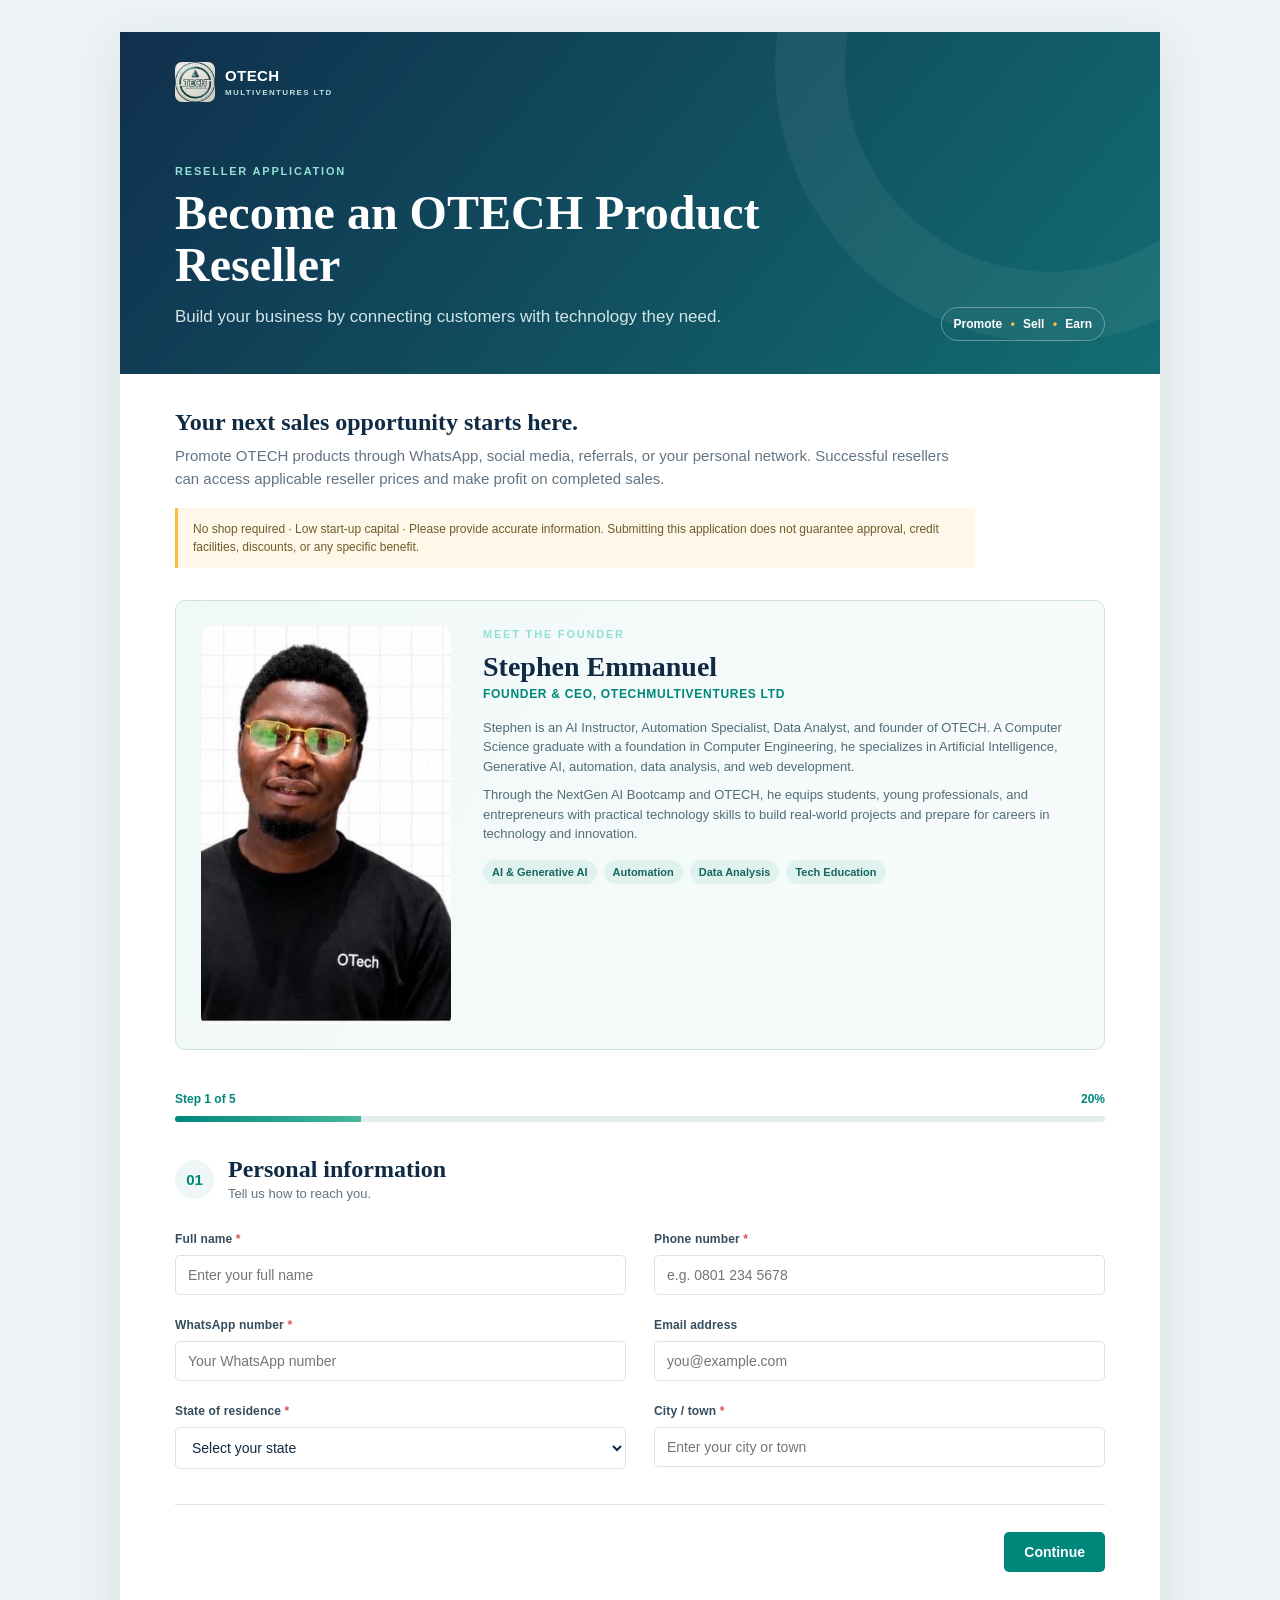
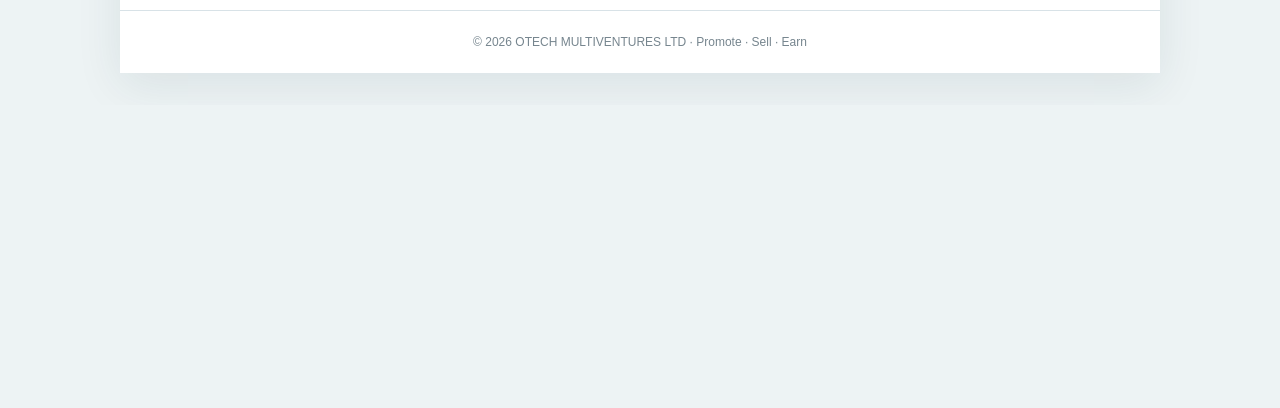
<file: index.html>
<!doctype html>
<html lang="en">
<head>
  <meta charset="utf-8">
  <meta http-equiv="refresh" content="0; url=reseller-application.html">
  <title>OTECH MULTIVENTURES LTD | Reseller Application</title>
</head>
<body>
  <p>Opening <a href="dashboard.html">OTECH Billing Dashboard</a>…</p>
</body>
</html>
</file>
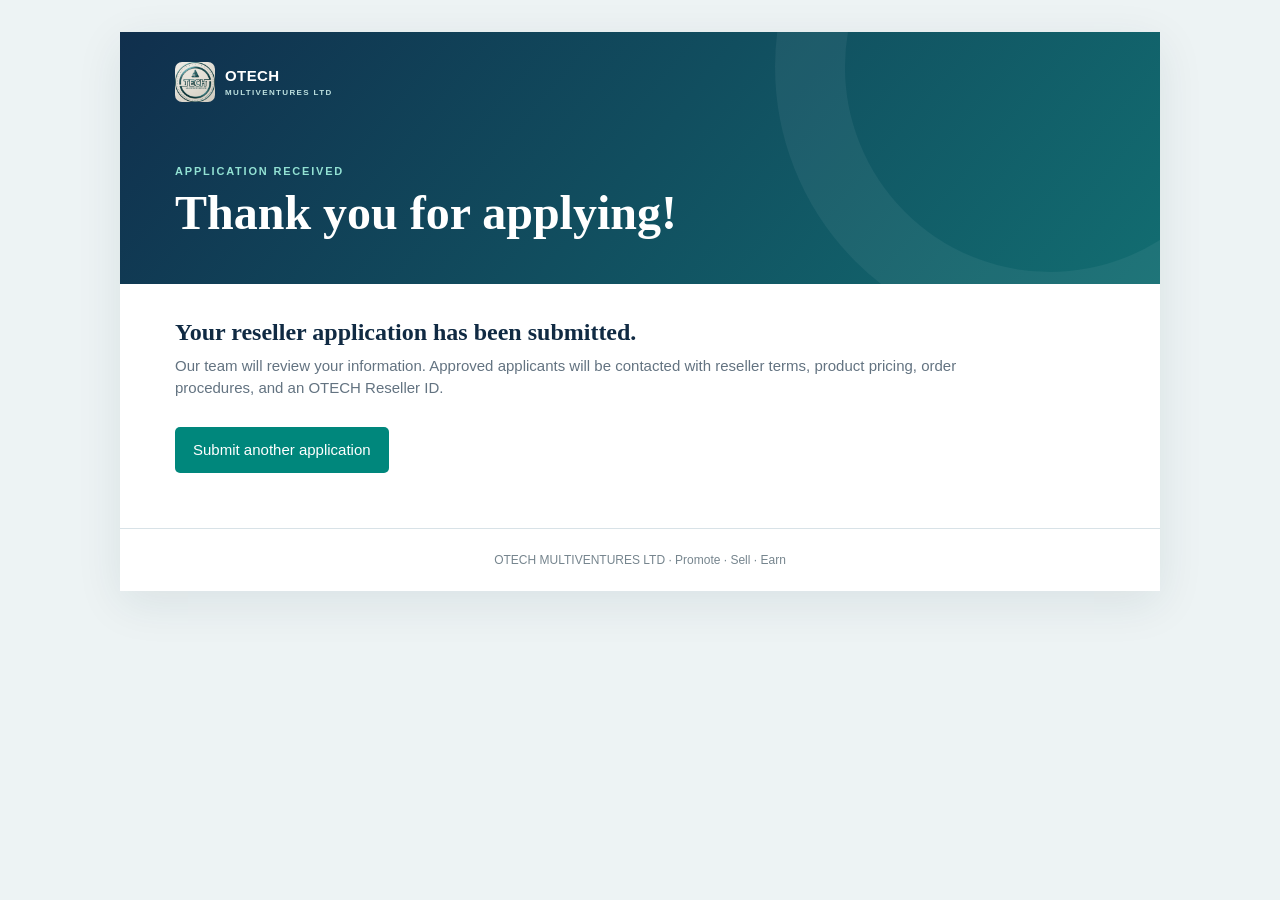
<file: confirmation.html>
<!doctype html>
<html lang="en"><head><meta charset="utf-8"><meta name="viewport" content="width=device-width,initial-scale=1"><title>Application received | OTECH</title><link rel="stylesheet" href="reseller-form.css"></head><body><main class="page-shell"><section class="hero"><a class="brand" href="reseller-application.html"><img src="otech-logo.jfif" alt="OTECH logo"><span>OTECH <small>MULTIVENTURES LTD</small></span></a><div class="hero-copy"><p class="eyebrow">APPLICATION RECEIVED</p><h1>Thank you for applying!</h1></div></section><section class="intro" style="padding-bottom:55px"><h2>Your reseller application has been submitted.</h2><p>Our team will review your information. Approved applicants will be contacted with reseller terms, product pricing, order procedures, and an OTECH Reseller ID.</p><p style="margin-top:27px"><a href="reseller-application.html" class="next" style="display:inline-block;text-decoration:none;border-radius:5px;padding:12px 18px;color:white">Submit another application</a></p></section><footer>OTECH MULTIVENTURES LTD · Promote · Sell · Earn</footer></main></body></html>
</file>
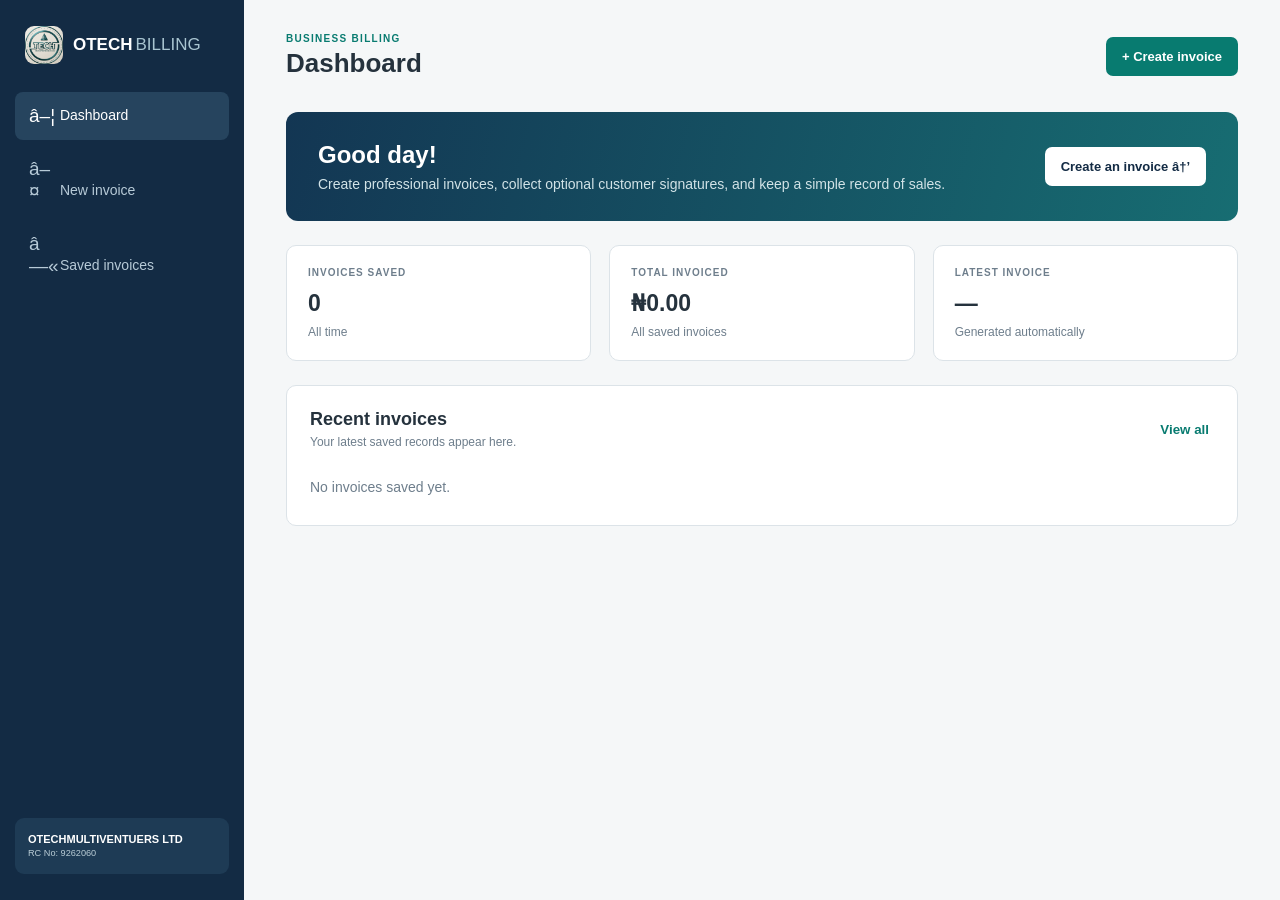
<file: dashboard.html>
﻿<!doctype html>
<html lang="en">
<head>
  <meta charset="utf-8">
  <meta name="viewport" content="width=device-width,initial-scale=1">
  <title>OTECHMULTIVENTUERS LTD | Invoices</title>
  <link rel="stylesheet" href="dashboard.css">
</head>
<body>
  <aside class="sidebar">
    <div class="brand">
      <img src="otech-logo.jfif" alt="OTECH logo">
      <span>OTECH<span class="brand-muted">BILLING</span></span>
    </div>
    <nav>
      <button class="nav-item active" data-view="dashboard"><span>â–¦</span> Dashboard</button>
      <button class="nav-item" data-view="invoice"><span>â–¤</span> New invoice</button>
      <button class="nav-item" data-view="invoices"><span>â—«</span> Saved invoices</button>
    </nav>
    <div class="business-card"><strong>OTECHMULTIVENTUERS LTD</strong><small>RC No: 9262060</small></div>
  </aside>

  <main>
    <header class="topbar"><div><p class="eyebrow">BUSINESS BILLING</p><h1 id="page-title">Dashboard</h1></div><button class="primary" id="new-invoice">+ Create invoice</button></header>

    <section id="dashboard" class="view active">
      <div class="welcome"><div><h2>Good day!</h2><p>Create professional invoices, collect optional customer signatures, and keep a simple record of sales.</p></div><button class="light-button" id="welcome-new">Create an invoice â†’</button></div>
      <div class="stat-grid">
        <article class="stat"><p>INVOICES SAVED</p><strong id="stat-count">0</strong><span>All time</span></article>
        <article class="stat"><p>TOTAL INVOICED</p><strong id="stat-total">â‚¦0.00</strong><span>All saved invoices</span></article>
        <article class="stat"><p>LATEST INVOICE</p><strong id="stat-latest">â€”</strong><span>Generated automatically</span></article>
      </div>
      <section class="panel"><div class="panel-header"><div><h2>Recent invoices</h2><p>Your latest saved records appear here.</p></div><button class="text-button" data-go="invoices">View all</button></div><div id="recent-list" class="invoice-list empty">No invoices saved yet.</div></section>
    </section>

    <section id="invoice" class="view">
      <div class="invoice-toolbar"><button class="back-button" data-go="dashboard">â† Dashboard</button><div><button class="secondary" id="save-draft">Save invoice</button><button class="primary" id="print-invoice">Print / PDF</button></div></div>
      <div class="invoice-sheet">
        <div class="invoice-head"><div class="company"><img src="otech-logo.jfif" alt="OTECH logo"><div><h2>OTECHMULTIVENTUERS LTD</h2><p>RC No: 9262060</p></div></div><div class="invoice-word">INVOICE</div></div>
        <div class="form-grid"><label>Customer name<input id="customer-name" placeholder="Enter customer name"></label><label>Invoice number<input id="invoice-number" readonly></label><label>Customer phone / address<input id="customer-contact" placeholder="Optional"></label><label>Invoice date<input id="invoice-date" type="date"></label></div>
        <div class="items-heading"><h3>Goods or services</h3><button class="text-button" id="add-row">+ Add item</button></div>
        <div class="table-wrap"><table><thead><tr><th>DESCRIPTION</th><th>QTY</th><th>UNIT PRICE (â‚¦)</th><th>AMOUNT (â‚¦)</th><th></th></tr></thead><tbody id="items"></tbody></table></div>
        <div class="invoice-bottom"><div><label class="notes-label">Notes<textarea id="notes" placeholder="Payment terms or a thank-you note"></textarea></label><label class="signature-toggle"><input type="checkbox" id="signature-required"> Request customer signature</label></div><div class="totals"><div><span>Subtotal</span><b id="subtotal">â‚¦0.00</b></div><div class="total"><span>Total</span><b id="total">â‚¦0.00</b></div></div></div>
        <div id="signature-section" class="signature-section hidden"><div><h3>Customer signature <small>(optional)</small></h3><p>The customer can sign directly on this device before you save or print.</p></div><div><canvas id="signature-pad" aria-label="Customer signature pad"></canvas><div class="signature-actions"><span>Customer signature</span><button class="text-button" id="clear-signature">Clear signature</button></div></div></div>
        <div class="authorised"><div class="auth-mark">Authorised signature</div><div class="signature-line">Customer signature</div></div>
      </div>
    </section>

    <section id="invoices" class="view"><div class="section-title"><div><h2>Saved invoices</h2><p>Invoices are saved in this browser on this device.</p></div><button class="primary" data-go="invoice">+ Create invoice</button></div><div id="saved-list" class="saved-list"></div></section>
  </main>
  <template id="row-template"><tr><td><input class="description" placeholder="Item description"></td><td><input class="quantity" type="number" min="0" value="1"></td><td><input class="price" type="number" min="0" step="0.01" placeholder="0.00"></td><td class="amount">â‚¦0.00</td><td><button class="remove-row" title="Remove item">Ã—</button></td></tr></template>
  <script src="dashboard.js"></script>
</body>
</html>
</file>
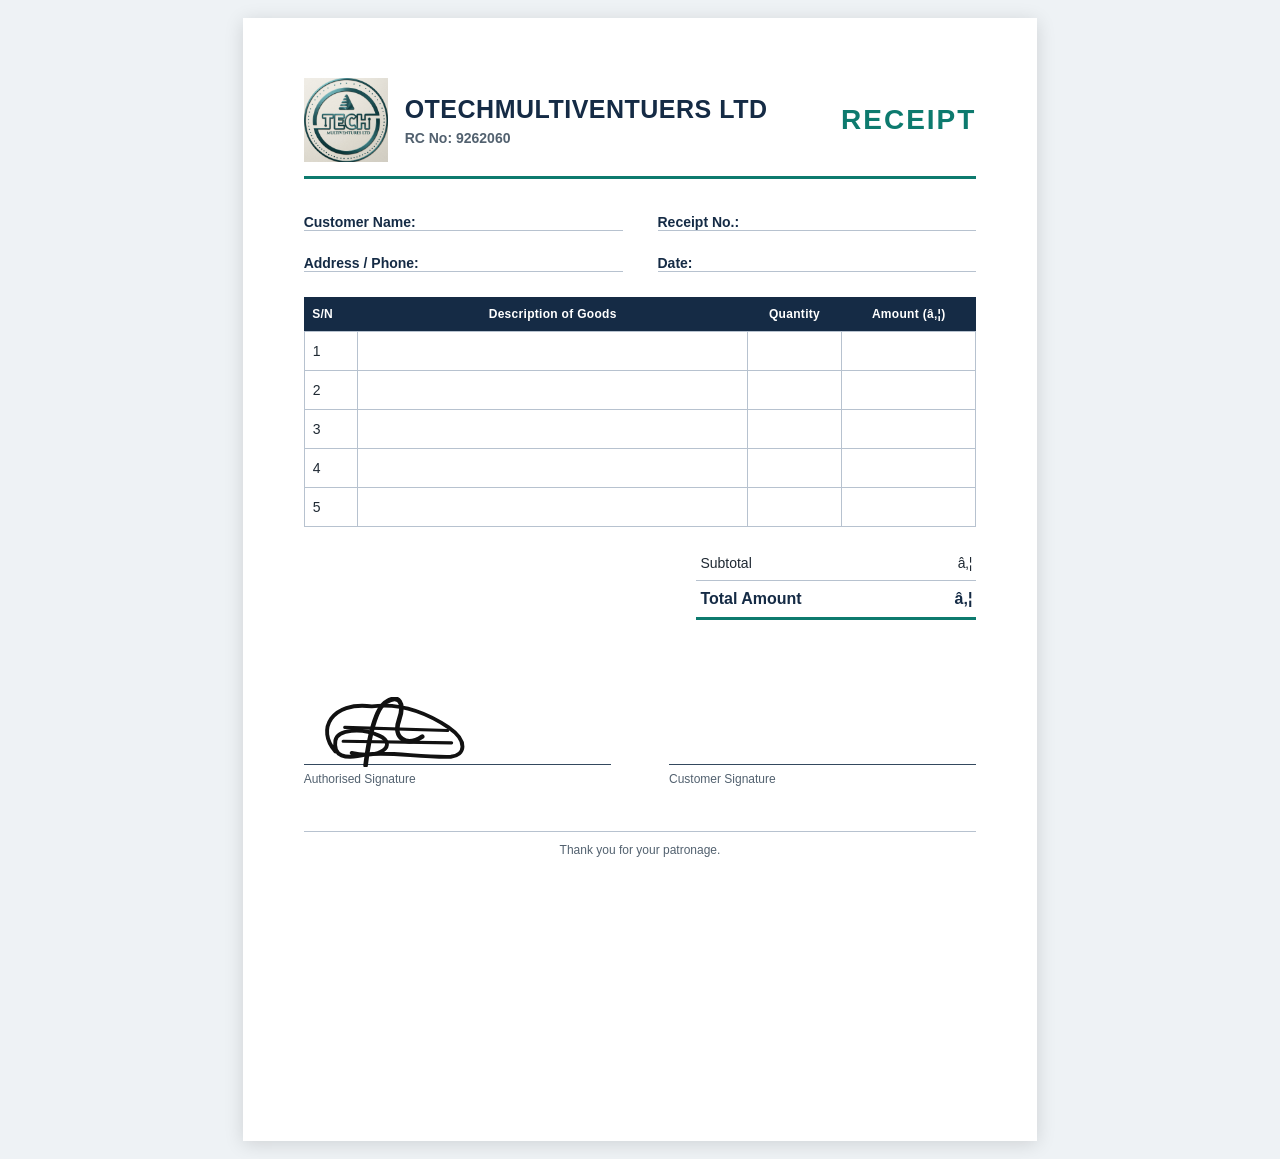
<file: receipt_template.html>
﻿<!doctype html>
<html lang="en">
<head>
  <meta charset="utf-8">
  <meta name="viewport" content="width=device-width, initial-scale=1">
  <title>OTECHMULTIVENTUERS LTD â€” Receipt</title>
  <style>
    :root { --ink:#152b45; --accent:#0d7a6e; --line:#b7c2cf; }
    * { box-sizing:border-box; }
    body { margin:0; background:#eef2f5; color:#1f2933; font:14px Arial, sans-serif; }
    .receipt { width:210mm; min-height:297mm; margin:18px auto; padding:16mm; background:white; box-shadow:0 3px 18px #0002; }
    header { display:flex; align-items:center; border-bottom:3px solid var(--accent); padding-bottom:14px; }
    .logo { width:84px; height:84px; object-fit:contain; margin-right:17px; }
    h1 { margin:0; color:var(--ink); font-size:25px; letter-spacing:.5px; }
    .rc { margin:6px 0 0; color:#52616f; font-weight:bold; }
    .receipt-title { margin-left:auto; color:var(--accent); font-size:28px; font-weight:800; letter-spacing:2px; }
    .details { display:grid; grid-template-columns:1fr 1fr; gap:12px 35px; margin:23px 0 25px; }
    .field { display:flex; border-bottom:1px solid var(--line); min-height:29px; align-items:flex-end; }
    .label { font-weight:bold; color:var(--ink); white-space:nowrap; margin-right:9px; }
    .blank { flex:1; min-height:24px; }
    table { width:100%; border-collapse:collapse; }
    th { background:var(--ink); color:#fff; text-align:left; padding:10px 8px; font-size:12px; letter-spacing:.3px; }
    td { height:39px; border:1px solid var(--line); padding:8px; }
    th:nth-child(2), th:nth-child(3), th:nth-child(4), td:nth-child(2), td:nth-child(3), td:nth-child(4) { text-align:center; }
    .totals { width:280px; margin:19px 0 0 auto; }
    .total-line { display:flex; justify-content:space-between; border-bottom:1px solid var(--line); padding:9px 4px; }
    .grand { border-bottom:3px solid var(--accent); color:var(--ink); font-size:16px; font-weight:bold; }
    .signatures { display:grid; grid-template-columns:1fr 1fr; gap:58px; margin-top:67px; }
    .signature-box { position:relative; height:78px; border-bottom:1px solid #34495e; }
    .signature-box svg { position:absolute; width:155px; height:70px; bottom:-3px; left:12px; }
    .signature-label { margin-top:7px; color:#52616f; font-size:12px; }
    footer { margin-top:45px; border-top:1px solid var(--line); padding-top:11px; color:#52616f; font-size:12px; text-align:center; }
    @media print { body { background:white; } .receipt { margin:0; box-shadow:none; } }
  </style>
</head>
<body>
  <main class="receipt">
    <header>
      <img class="logo" src="otech-logo.jfif" alt="OTECHMULTIVENTUERS LTD logo">
      <section>
        <h1>OTECHMULTIVENTUERS LTD</h1>
        <p class="rc">RC No: 9262060</p>
      </section>
      <div class="receipt-title">RECEIPT</div>
    </header>

    <section class="details">
      <div class="field"><span class="label">Customer Name:</span><span class="blank"></span></div>
      <div class="field"><span class="label">Receipt No.:</span><span class="blank"></span></div>
      <div class="field"><span class="label">Address / Phone:</span><span class="blank"></span></div>
      <div class="field"><span class="label">Date:</span><span class="blank"></span></div>
    </section>

    <table aria-label="Goods purchased">
      <thead><tr><th style="width:8%">S/N</th><th>Description of Goods</th><th style="width:14%">Quantity</th><th style="width:20%">Amount (â‚¦)</th></tr></thead>
      <tbody>
        <tr><td>1</td><td></td><td></td><td></td></tr>
        <tr><td>2</td><td></td><td></td><td></td></tr>
        <tr><td>3</td><td></td><td></td><td></td></tr>
        <tr><td>4</td><td></td><td></td><td></td></tr>
        <tr><td>5</td><td></td><td></td><td></td></tr>
      </tbody>
    </table>

    <section class="totals">
      <div class="total-line"><span>Subtotal</span><span>â‚¦</span></div>
      <div class="total-line grand"><span>Total Amount</span><span>â‚¦</span></div>
    </section>

    <section class="signatures">
      <div>
        <div class="signature-box">
          <!-- Supplied authorised-signature mark, reproduced for printing. -->
          <svg viewBox="0 0 200 90" aria-label="Authorised signature">
            <g fill="none" stroke="#111" stroke-linecap="round" stroke-linejoin="round">
              <path stroke-width="5" d="M25 70 C0 42 20 5 72 12 C103 8 135 15 171 39 C197 57 192 75 174 77 C133 78 96 70 65 74 C36 81 22 76 25 56 C28 42 58 39 82 50 C105 61 84 81 46 72"/>
              <path stroke-width="6" d="M64 88 C68 53 77 13 91 6 C107 -4 115 7 107 30 C99 52 116 65 137 51"/>
              <path stroke-width="4" d="M37 39 L170 43 M35 57 L175 59"/>
            </g>
          </svg>
        </div>
        <div class="signature-label">Authorised Signature</div>
      </div>
      <div>
        <div class="signature-box"></div>
        <div class="signature-label">Customer Signature</div>
      </div>
    </section>

    <footer>Thank you for your patronage.</footer>
  </main>
</body>
</html>
</file>
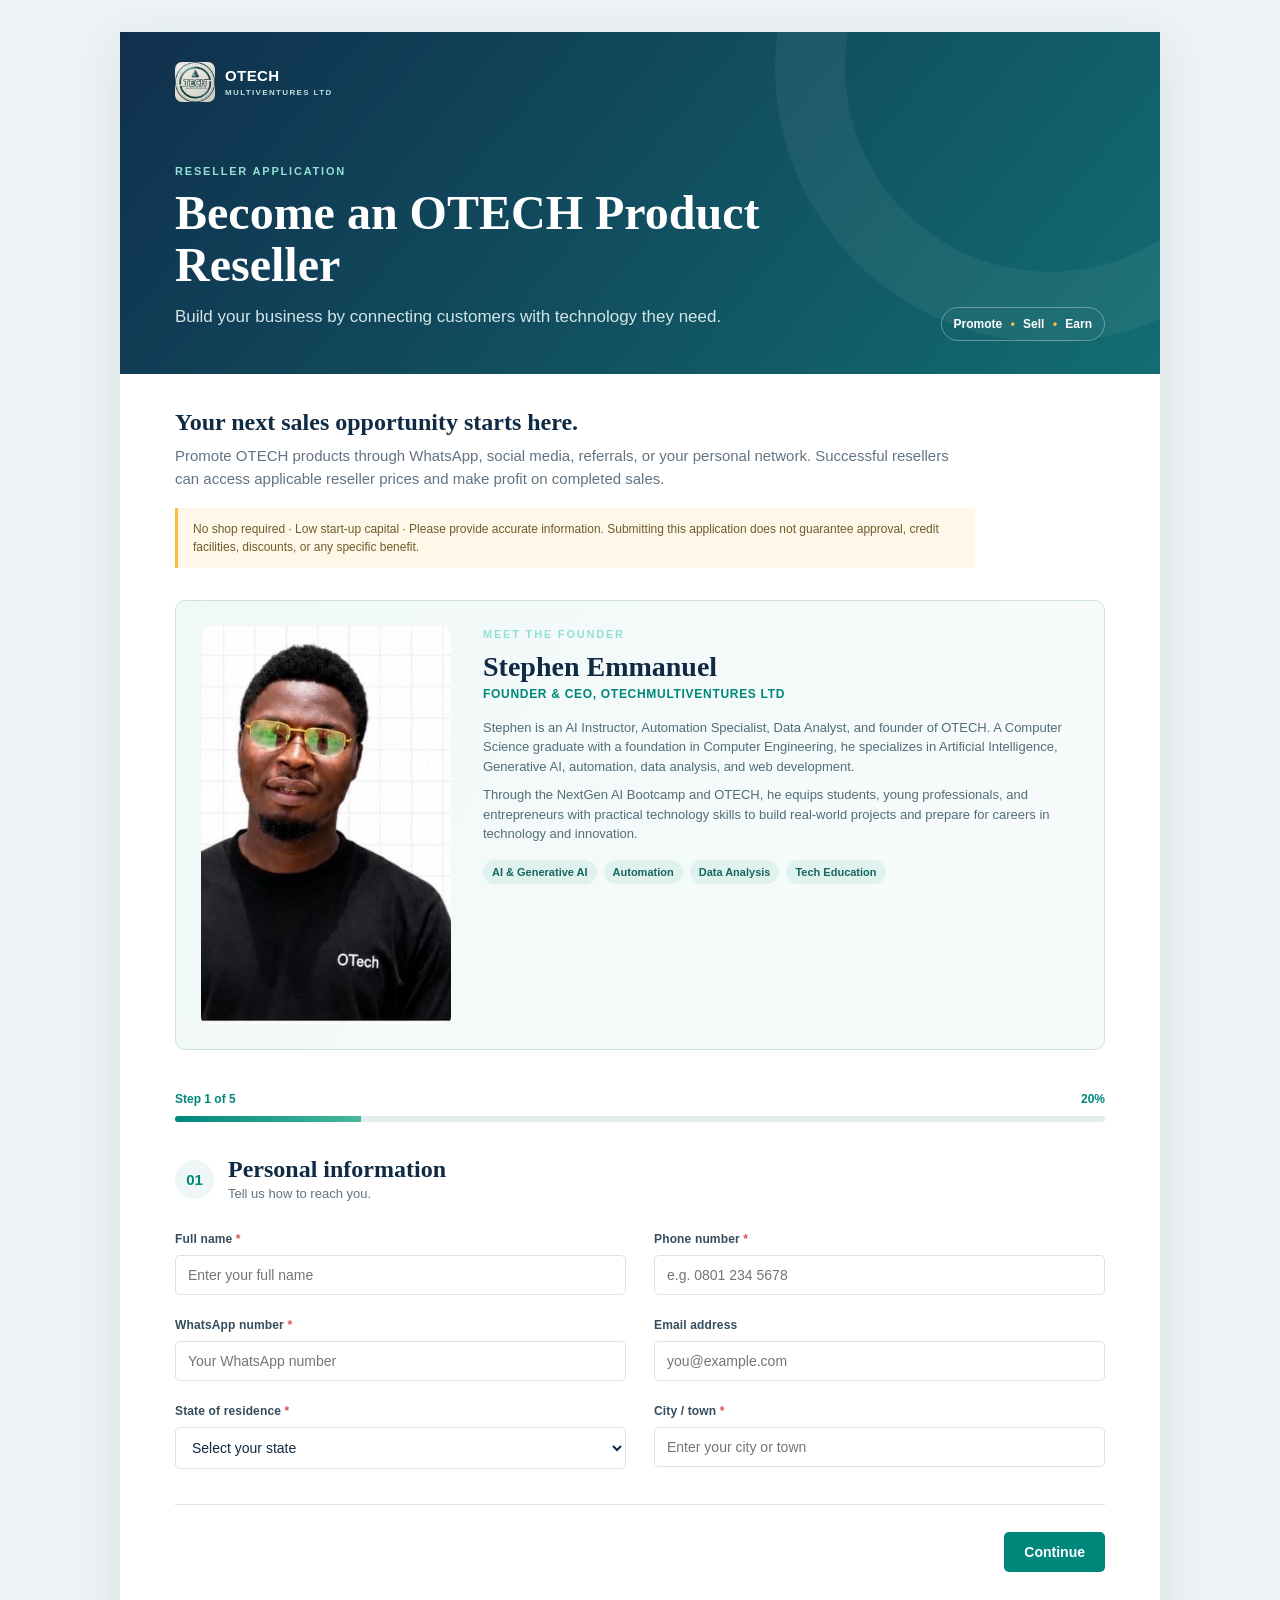
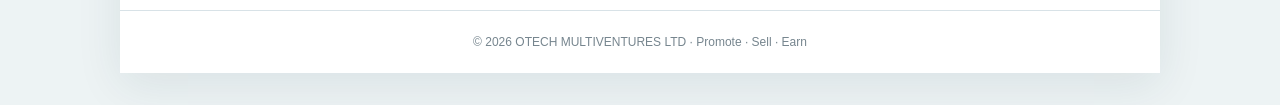
<file: reseller-application.html>
<!doctype html>
<html lang="en">
<head>
  <meta charset="utf-8">
  <meta name="viewport" content="width=device-width,initial-scale=1">
  <meta name="description" content="Apply to become an OTECH MULTIVENTURES LTD product reseller.">
  <title>Become an OTECH Reseller</title>
  <link rel="stylesheet" href="reseller-form.css">
  <link rel="stylesheet" href="ceo-profile.css">
  <link rel="stylesheet" href="document-uploads.css">
</head>
<body>
  <main class="page-shell">
    <header class="hero">
      <a class="brand" href="dashboard.html"><img src="otech-logo.jfif" alt="OTECH logo"><span>OTECH <small>MULTIVENTURES LTD</small></span></a>
      <div class="hero-copy"><p class="eyebrow">RESELLER APPLICATION</p><h1>Become an OTECH Product Reseller</h1><p>Build your business by connecting customers with technology they need.</p></div>
      <div class="pill">Promote <i>•</i> Sell <i>•</i> Earn</div>
    </header>

    <section class="intro"><h2>Your next sales opportunity starts here.</h2><p>Promote OTECH products through WhatsApp, social media, referrals, or your personal network. Successful resellers can access applicable reseller prices and make profit on completed sales.</p><p class="notice">No shop required · Low start-up capital · Please provide accurate information. Submitting this application does not guarantee approval, credit facilities, discounts, or any specific benefit.</p></section>

    <section class="ceo-profile" aria-labelledby="ceo-title">
      <div class="ceo-photo"><img src="ceo-stephen-emmanuel.jpg" alt="Stephen Emmanuel, Founder and CEO of OTECHMULTIVENTURES LTD"></div>
      <div class="ceo-copy"><p class="eyebrow">MEET THE FOUNDER</p><h2 id="ceo-title">Stephen Emmanuel</h2><p class="role">Founder &amp; CEO, OTECHMULTIVENTURES LTD</p><p>Stephen is an AI Instructor, Automation Specialist, Data Analyst, and founder of OTECH. A Computer Science graduate with a foundation in Computer Engineering, he specializes in Artificial Intelligence, Generative AI, automation, data analysis, and web development.</p><p>Through the NextGen AI Bootcamp and OTECH, he equips students, young professionals, and entrepreneurs with practical technology skills to build real-world projects and prepare for careers in technology and innovation.</p><div class="expertise"><span>AI &amp; Generative AI</span><span>Automation</span><span>Data Analysis</span><span>Tech Education</span></div></div>
    </section>

    <form id="reseller-form" action="https://formsubmit.co/otechmultiventures@gmail.com" method="POST" enctype="multipart/form-data">
      <input type="hidden" name="_subject" value="New OTECH Reseller Application">
      <input type="hidden" name="_captcha" value="false">
      <input type="hidden" name="_template" value="table">
      <input type="hidden" name="_next" id="return-url" value="confirmation.html">
      <div class="progress-wrap"><div class="progress-label"><span id="step-label">Step 1 of 5</span><span id="percent">20%</span></div><div class="progress-track"><div id="progress-bar"></div></div></div>

      <section class="form-step active" data-title="Personal information">
        <div class="section-heading"><span>01</span><div><h2>Personal information</h2><p>Tell us how to reach you.</p></div></div>
        <div class="form-grid">
          <label>Full name <b>*</b><input name="Full name" autocomplete="name" required placeholder="Enter your full name"></label>
          <label>Phone number <b>*</b><input name="Phone number" type="tel" autocomplete="tel" required placeholder="e.g. 0801 234 5678"></label>
          <label>WhatsApp number <b>*</b><input name="WhatsApp number" type="tel" required placeholder="Your WhatsApp number"></label>
          <label>Email address <input name="Applicant email" type="email" autocomplete="email" placeholder="you@example.com"></label>
          <label>State of residence <b>*</b><select name="State of residence" required><option value="" selected disabled>Select your state</option><option>Abia</option><option>Adamawa</option><option>Akwa Ibom</option><option>Anambra</option><option>Bauchi</option><option>Bayelsa</option><option>Benue</option><option>Borno</option><option>Cross River</option><option>Delta</option><option>Ebonyi</option><option>Edo</option><option>Ekiti</option><option>Enugu</option><option>FCT – Abuja</option><option>Gombe</option><option>Imo</option><option>Jigawa</option><option>Kaduna</option><option>Kano</option><option>Katsina</option><option>Kebbi</option><option>Kogi</option><option>Kwara</option><option>Lagos</option><option>Nasarawa</option><option>Niger</option><option>Ogun</option><option>Ondo</option><option>Osun</option><option>Oyo</option><option>Plateau</option><option>Rivers</option><option>Sokoto</option><option>Taraba</option><option>Yobe</option><option>Zamfara</option></select></label>
          <label>City / town <b>*</b><input name="City or town" required placeholder="Enter your city or town"></label>
        </div>
      </section>

      <section class="form-step" data-title="Your reseller profile">
        <div class="section-heading"><span>02</span><div><h2>Your reseller profile</h2><p>Help us understand your sales experience and reach.</p></div></div>
        <fieldset><legend>Have you sold products before? <b>*</b></legend><div class="choices radio"><label><input type="radio" name="Previous sales experience" value="Yes, regularly" required> Yes, regularly</label><label><input type="radio" name="Previous sales experience" value="Yes, occasionally"> Yes, occasionally</label><label><input type="radio" name="Previous sales experience" value="No, but I have customers/network"> No, but I have customers/network</label><label><input type="radio" name="Previous sales experience" value="No, but I want to learn"> No, but I want to learn</label></div></fieldset>
        <fieldset><legend>How do you plan to promote OTECH products? <b>*</b></legend><div class="choices"><label><input type="checkbox" name="Promotion channels" value="WhatsApp Status"> WhatsApp Status</label><label><input type="checkbox" name="Promotion channels" value="WhatsApp Groups"> WhatsApp Groups</label><label><input type="checkbox" name="Promotion channels" value="Facebook"> Facebook</label><label><input type="checkbox" name="Promotion channels" value="Instagram"> Instagram</label><label><input type="checkbox" name="Promotion channels" value="TikTok"> TikTok</label><label><input type="checkbox" name="Promotion channels" value="X/Twitter"> X/Twitter</label><label><input type="checkbox" name="Promotion channels" value="Personal contacts/network"> Personal contacts/network</label><label><input type="checkbox" name="Promotion channels" value="Existing customers"> Existing customers</label><label><input type="checkbox" name="Promotion channels" value="Physical/offline marketing"> Physical/offline marketing</label><label><input type="checkbox" name="Promotion channels" value="Other"> Other</label></div></fieldset>
        <div class="form-grid"><label>People you can reach <b>*</b><select name="Estimated audience" required><option value="" selected disabled>Select a range</option><option>Below 100</option><option>100–500</option><option>501–1,000</option><option>1,001–5,000</option><option>Above 5,000</option></select></label><label>Main social media platform <b>*</b><select name="Main social media platform" required><option value="" selected disabled>Select a platform</option><option>WhatsApp</option><option>Facebook</option><option>Instagram</option><option>TikTok</option><option>X/Twitter</option><option>Other</option></select></label><label class="full">Social media username / page link <input name="Social media username or link" placeholder="Optional"></label></div>
      </section>

      <section class="form-step" data-title="Products & customers">
        <div class="section-heading"><span>03</span><div><h2>Products & customers</h2><p>Choose the opportunities that fit your audience.</p></div></div>
        <fieldset><legend>Which OTECH products interest you? <b>*</b></legend><div class="choices"><label><input type="checkbox" name="Products of interest" value="Laptops"> Laptops</label><label><input type="checkbox" name="Products of interest" value="Desktop Computers"> Desktop Computers</label><label><input type="checkbox" name="Products of interest" value="Mobile Phones"> Mobile Phones</label><label><input type="checkbox" name="Products of interest" value="Computer Accessories"> Computer Accessories</label><label><input type="checkbox" name="Products of interest" value="Printers"> Printers</label><label><input type="checkbox" name="Products of interest" value="Networking Equipment"> Networking Equipment</label><label><input type="checkbox" name="Products of interest" value="Software/Digital Products"> Software/Digital Products</label><label><input type="checkbox" name="Products of interest" value="Other"> Other</label></div></fieldset>
        <div class="form-grid"><label>Category you can sell most effectively <b>*</b><select name="Strongest product category" required><option value="" selected disabled>Select one</option><option>Laptops</option><option>Desktop Computers</option><option>Phones</option><option>Computer Accessories</option><option>Printers</option><option>Networking Equipment</option><option>Software/Digital Products</option><option>Other</option></select></label><label>Expected monthly sales <b>*</b><select name="Expected monthly sales" required><option value="" selected disabled>Select a range</option><option>1–2</option><option>3–5</option><option>6–10</option><option>11–20</option><option>More than 20</option><option>I'm not sure yet</option></select></label><label>Do you operate a business / brand? <b>*</b><select name="Business or personal brand" required><option value="" selected disabled>Select one</option><option>Yes</option><option>No</option><option>I'm currently building one</option></select></label><label>Business / brand name <input name="Business or brand name" placeholder="Optional"></label></div>
        <fieldset><legend>Who are your potential customers? <b>*</b></legend><div class="choices"><label><input type="checkbox" name="Potential customers" value="Students"> Students</label><label><input type="checkbox" name="Potential customers" value="Workers/Professionals"> Workers/Professionals</label><label><input type="checkbox" name="Potential customers" value="Businesses"> Businesses</label><label><input type="checkbox" name="Potential customers" value="Schools"> Schools</label><label><input type="checkbox" name="Potential customers" value="Organizations"> Organizations</label><label><input type="checkbox" name="Potential customers" value="Friends & Family"> Friends & Family</label><label><input type="checkbox" name="Potential customers" value="General Public"> General Public</label><label><input type="checkbox" name="Potential customers" value="Online Customers"> Online Customers</label><label><input type="checkbox" name="Potential customers" value="Other"> Other</label></div></fieldset>
      </section>

      <section class="form-step" data-title="How you'll operate">
        <div class="section-heading"><span>04</span><div><h2>How you’ll operate</h2><p>Let’s shape the support you’ll need to make sales.</p></div></div>
        <div class="form-grid"><label>Do you already have potential buyers? <b>*</b><select name="Existing potential buyers" required><option value="" selected disabled>Select one</option><option>Yes, I have potential customers</option><option>I have a small network</option><option>Not yet</option><option>I'm not sure</option></select></label><label>Preferred reseller model <b>*</b><select name="Preferred reseller model" required><option value="" selected disabled>Select one</option><option>Customer orders through me, then I order with OTECH</option><option>I purchase at reseller price and resell</option><option>Either option is fine</option><option>I need more information</option></select></label></div>
        <fieldset><legend>Which resources would help you sell better? <b>*</b></legend><div class="choices"><label><input type="checkbox" name="Desired reseller resources" value="Product pictures"> Product pictures</label><label><input type="checkbox" name="Desired reseller resources" value="Product videos"> Product videos</label><label><input type="checkbox" name="Desired reseller resources" value="Product descriptions"> Product descriptions</label><label><input type="checkbox" name="Desired reseller resources" value="Reseller price list"> Reseller price list</label><label><input type="checkbox" name="Desired reseller resources" value="Marketing flyers"> Marketing flyers</label><label><input type="checkbox" name="Desired reseller resources" value="WhatsApp Status content"> WhatsApp Status content</label><label><input type="checkbox" name="Desired reseller resources" value="Sales training"> Sales training</label><label><input type="checkbox" name="Desired reseller resources" value="Product knowledge"> Product knowledge</label><label><input type="checkbox" name="Desired reseller resources" value="Dedicated reseller support"> Dedicated reseller support</label><label><input type="checkbox" name="Desired reseller resources" value="Other"> Other</label></div></fieldset>
        <div class="form-grid"><label>Will you promote consistently? <b>*</b><select name="Promotion consistency" required><option value="" selected disabled>Select one</option><option>Yes</option><option>No</option><option>Occasionally</option><option>Depending on product availability</option></select></label><label>Where will most customers be located? <b>*</b><input name="Customer locations" required placeholder="e.g. Lagos and nearby states"></label><label class="full">Willing to communicate and follow up? <b>*</b><select name="Customer follow-up willingness" required><option value="" selected disabled>Select one</option><option>Yes</option><option>No</option><option>Depending on the customer/order</option></select></label></div>
      </section>

      <section class="form-step" data-title="Your application">
        <div class="section-heading"><span>05</span><div><h2>Complete your application</h2><p>We’re almost done.</p></div></div>
        <div class="form-grid"><label class="full">Why do you want to become an OTECH reseller? <b>*</b><textarea name="Reason for applying" required rows="5" placeholder="Tell us what motivates you."></textarea></label><label class="full">What can you bring to the OTECH reseller network? <textarea name="Contribution to reseller network" rows="4" placeholder="Optional"></textarea></label><label>How did you hear about this opportunity? <b>*</b><select name="How applicant heard about opportunity" required><option value="" selected disabled>Select one</option><option>WhatsApp</option><option>Facebook</option><option>Instagram</option><option>TikTok</option><option>Friend/Referral</option><option>OTECH Staff</option><option>Existing OTECH Customer</option><option>Other</option></select></label><label>Who referred you? <input name="Referrer" placeholder="Optional"></label></div>
        <fieldset class="documents"><legend>Supporting documents <b>*</b></legend><p>Upload clear copies of the documents below. The combined file size must not exceed 10 MB.</p><div class="form-grid"><label>Résumé / CV <b>*</b><input id="resume" name="Resume or CV" type="file" accept=".pdf,.doc,.docx,application/pdf,application/msword,application/vnd.openxmlformats-officedocument.wordprocessingml.document" required><small>PDF, DOC, or DOCX</small></label><label>Passport photograph <b>*</b><input id="passport-photo" name="Passport photograph" type="file" accept="image/jpeg,image/png,.jpg,.jpeg,.png" required><small>JPG or PNG</small></label><label class="full">NIN slip <b>*</b><input id="nin-slip" name="NIN slip" type="file" accept="image/jpeg,image/png,application/pdf,.jpg,.jpeg,.png,.pdf" required><small>Clear JPG, PNG, or PDF. Only share documents you are authorized to provide.</small></label></div><p id="upload-status" class="upload-status" aria-live="polite"></p></fieldset>
        <label class="declaration"><input type="checkbox" name="Declaration accepted" value="Yes" required><span>I confirm that the information I have provided is accurate and that I am genuinely interested in becoming an OTECH MULTIVENTURES LTD Product Reseller. I understand that my application will be reviewed and that reseller approval, pricing, terms, product availability and other conditions will be determined by OTECH MULTIVENTURES LTD. <b>*</b></span></label>
      </section>

      <div class="form-actions"><button class="back" type="button" id="back-button">Back</button><button class="next" type="button" id="next-button">Continue</button><button class="submit" type="submit" id="submit-button">Submit application <span>→</span></button></div>
    </form>
    <footer>© <span id="year"></span> OTECH MULTIVENTURES LTD · Promote · Sell · Earn</footer>
  </main>
  <script src="reseller-form.js"></script>
</body>
</html>
</file>
<file: reseller-form.css>
:root{--ink:#102a43;--blue:#174e78;--teal:#00877c;--gold:#f8bd41;--paper:#fff;--soft:#eef6f6;--line:#d8e2e7;--muted:#637381}*{box-sizing:border-box}body{margin:0;background:#edf3f4;color:var(--ink);font:15px/1.5 Arial,sans-serif}.page-shell{max-width:1040px;margin:32px auto;background:var(--paper);box-shadow:0 12px 44px #15324617}.hero{padding:30px 55px 45px;background:linear-gradient(130deg,#102f4d,#126d71);color:#fff;position:relative;overflow:hidden}.hero:after{content:"";position:absolute;width:410px;height:410px;border:70px solid #ffffff0e;border-radius:50%;right:-165px;top:-240px}.brand{position:relative;z-index:1;color:#fff;text-decoration:none;display:inline-flex;align-items:center;gap:10px;font-weight:bold;letter-spacing:.4px}.brand img{height:40px;width:40px;object-fit:cover;border-radius:7px}.brand small{display:block;font-size:8px;letter-spacing:1.35px;color:#bde0df}.hero-copy{position:relative;z-index:1;margin-top:54px;max-width:600px}.eyebrow{font-size:11px;letter-spacing:1.8px;font-weight:bold;color:#92e1d3;margin:0 0 8px}.hero h1{font:700 clamp(31px,5vw,48px)/1.08 Georgia,serif;margin:0}.hero-copy>p:last-child{font-size:17px;color:#d3e5e7;margin:13px 0 0}.pill{position:absolute;z-index:1;right:55px;bottom:33px;border:1px solid #ffffff54;border-radius:22px;padding:7px 12px;font-size:12px;font-weight:bold}.pill i{color:var(--gold);padding:0 5px}.intro{padding:35px 55px 28px}.intro h2{font:700 24px Georgia,serif;margin:0 0 9px}.intro p{margin:0;color:var(--muted);max-width:800px}.notice{margin-top:18px!important;padding:12px 15px;background:#fff8e8;border-left:3px solid var(--gold);font-size:12px;color:#6f5b2c!important}form{padding:0 55px 38px}.progress-wrap{margin-bottom:34px}.progress-label{display:flex;justify-content:space-between;font-size:12px;font-weight:bold;color:var(--teal);margin-bottom:8px}.progress-track{height:6px;background:#e4eded;border-radius:9px;overflow:hidden}.progress-track div{height:100%;width:20%;background:linear-gradient(90deg,var(--teal),#46b89d);transition:width .25s}.form-step{display:none}.form-step.active{display:block}.section-heading{display:flex;gap:14px;align-items:center;margin-bottom:26px}.section-heading>span{display:grid;place-items:center;width:39px;height:39px;border-radius:50%;background:var(--soft);color:var(--teal);font-weight:bold}.section-heading h2{margin:0;font:700 24px Georgia,serif}.section-heading p{margin:1px 0 0;color:var(--muted);font-size:13px}.form-grid{display:grid;grid-template-columns:1fr 1fr;gap:21px 28px}label,legend{display:block;font-size:12px;font-weight:bold;letter-spacing:.15px;color:#344d5e}label b,legend b{color:#d55454}input,select,textarea{display:block;width:100%;margin-top:7px;padding:11px 12px;border:1px solid var(--line);border-radius:5px;background:#fff;color:var(--ink);font:14px Arial;outline:0;transition:border .15s,box-shadow .15s}input:focus,select:focus,textarea:focus{border-color:var(--teal);box-shadow:0 0 0 3px #00877c1c}textarea{resize:vertical;line-height:1.45}.full{grid-column:1/-1}fieldset{margin:0 0 24px;padding:0;border:0}legend{margin-bottom:10px}.choices{display:grid;grid-template-columns:repeat(2,minmax(0,1fr));border:1px solid var(--line);border-radius:6px;overflow:hidden}.choices label{padding:11px 13px;border-bottom:1px solid var(--line);font-weight:normal;font-size:13px;color:var(--ink)}.choices label:nth-last-child(-n+2){border-bottom:0}.choices label:nth-child(odd){border-right:1px solid var(--line)}.choices input{display:inline;width:auto;margin:0 8px 0 0;accent-color:var(--teal);vertical-align:-2px}.declaration{display:flex;gap:11px;padding:17px;border:1px solid #b8d7d2;background:#f3fbfa;border-radius:6px;line-height:1.55;font-size:13px;color:#294454}.declaration input{flex:0 0 auto;width:17px;height:17px;margin:2px 0 0;accent-color:var(--teal)}.form-actions{display:flex;justify-content:flex-end;gap:11px;border-top:1px solid var(--line);padding-top:27px;margin-top:35px}.form-actions button{border:0;border-radius:5px;padding:12px 20px;cursor:pointer;font-weight:bold;font-size:14px}.back{display:none;background:#fff;color:#536875;border:1px solid var(--line)!important}.next,.submit{background:var(--teal);color:#fff}.next:hover,.submit:hover{background:#006e65}.submit{display:none}.submit span{font-size:18px;margin-left:6px}footer{text-align:center;padding:22px;color:#76858e;border-top:1px solid var(--line);font-size:12px}@media(max-width:700px){.page-shell{margin:0}.hero,.intro,form{padding-left:21px;padding-right:21px}.hero{padding-top:22px;padding-bottom:35px}.hero-copy{margin-top:40px}.pill{position:static;display:inline-block;margin:24px 0 0}.intro{padding-top:27px}.form-grid,.choices{grid-template-columns:1fr}.choices label{border-right:0!important}.choices label:nth-last-child(2){border-bottom:1px solid var(--line)}.full{grid-column:auto}.section-heading h2{font-size:21px}}
</file>
<file: dashboard.css>
:root{--navy:#132b44;--teal:#087b70;--pale:#eff7f6;--ink:#25323d;--muted:#6e7e8c;--line:#dce3e8}*{box-sizing:border-box}body{margin:0;background:#f5f7f8;color:var(--ink);font:14px Arial,sans-serif}.sidebar{position:fixed;width:244px;inset:0 auto 0 0;background:var(--navy);color:#fff;padding:26px 15px;display:flex;flex-direction:column}.brand{display:flex;align-items:center;gap:10px;font-size:17px;font-weight:800;padding:0 10px 28px}.brand img{width:38px;height:38px;border-radius:9px;object-fit:cover}.brand-muted{font-weight:400;color:#a8c4d0;margin-left:3px}.sidebar nav{display:grid;gap:5px}.nav-item{border:0;background:transparent;color:#b7cad7;text-align:left;border-radius:8px;padding:13px 14px;font:inherit;cursor:pointer}.nav-item span{display:inline-block;width:27px;font-size:19px;vertical-align:-2px}.nav-item:hover,.nav-item.active{background:#26445e;color:#fff}.business-card{margin-top:auto;background:#1e3b55;border-radius:9px;padding:13px;font-size:11px;line-height:1.5}.business-card small{display:block;color:#b9ccd5}main{margin-left:244px;padding:0 42px 50px;max-width:1450px}.topbar{height:112px;display:flex;align-items:center;justify-content:space-between}.eyebrow{font-size:10px;color:var(--teal);letter-spacing:1.3px;font-weight:bold;margin:0 0 4px}.topbar h1{margin:0;font-size:26px}.primary,.secondary,.light-button{border:0;border-radius:7px;padding:12px 16px;font:600 13px Arial;cursor:pointer}.primary{background:var(--teal);color:white}.primary:hover{background:#08675f}.secondary{background:white;color:var(--navy);border:1px solid #cbd8df;margin-right:8px}.welcome{background:linear-gradient(105deg,#133653,#176d72);color:white;padding:29px 32px;border-radius:12px;display:flex;justify-content:space-between;align-items:center}.welcome h2{margin:0 0 7px;font-size:24px}.welcome p{margin:0;color:#d2e3e7}.light-button{color:var(--navy);background:white}.stat-grid{display:grid;grid-template-columns:repeat(3,1fr);gap:18px;margin:24px 0}.stat,.panel,.invoice-sheet,.saved-list{background:#fff;border:1px solid var(--line);border-radius:10px}.stat{padding:21px}.stat p{font-size:10px;color:var(--muted);font-weight:bold;letter-spacing:1px;margin:0 0 12px}.stat strong{font-size:23px;display:block;margin-bottom:6px}.stat span,.panel-header p,.section-title p{font-size:12px;color:var(--muted);margin:0}.panel{padding:23px}.panel-header,.section-title,.invoice-toolbar{display:flex;justify-content:space-between;align-items:center}.panel h2,.section-title h2{margin:0 0 5px;font-size:18px}.text-button{border:0;background:transparent;color:var(--teal);font-weight:bold;cursor:pointer;padding:5px}.invoice-list.empty{color:var(--muted);padding:30px 0 7px}.view{display:none}.view.active{display:block}.invoice-toolbar{margin-bottom:16px}.back-button{background:transparent;border:0;color:var(--muted);font:inherit;cursor:pointer}.invoice-sheet{padding:39px;max-width:1050px;margin:auto}.invoice-head{display:flex;justify-content:space-between;padding-bottom:22px;border-bottom:3px solid var(--teal)}.company{display:flex;gap:14px;align-items:center}.company img{height:63px;width:63px;object-fit:contain}.company h2{margin:0;color:var(--navy);font-size:21px}.company p{margin:5px 0 0;color:var(--muted);font-size:12px;font-weight:bold}.invoice-word{font-size:26px;letter-spacing:2px;color:var(--teal);font-weight:bold}.form-grid{display:grid;grid-template-columns:1fr 1fr;gap:17px 30px;margin:28px 0}label{font-size:11px;color:var(--muted);font-weight:bold;text-transform:uppercase;letter-spacing:.5px}input,textarea{display:block;width:100%;border:0;border-bottom:1px solid #b9c6ce;padding:9px 2px 8px;margin-top:4px;font:14px Arial;color:var(--ink);outline:none;background:transparent}input:focus,textarea:focus{border-color:var(--teal)}input[readonly]{color:#71808c}.items-heading{display:flex;justify-content:space-between;align-items:center;margin:12px 0}.items-heading h3,.signature-section h3{font-size:14px;margin:0;color:var(--navy)}table{border-collapse:collapse;width:100%}th{background:var(--navy);color:#fff;font-size:10px;text-align:left;padding:11px 9px;letter-spacing:.5px}td{border-bottom:1px solid var(--line);padding:4px 8px}td input{border:0;margin:0;padding:8px 0}.amount{font-weight:bold;color:var(--navy);white-space:nowrap}.remove-row{border:0;color:#b45656;background:transparent;font-size:20px;cursor:pointer}.invoice-bottom{display:flex;justify-content:space-between;gap:50px;margin-top:27px}.notes-label{width:370px}.notes-label textarea{resize:vertical;height:59px}.signature-toggle{display:flex;align-items:center;gap:8px;color:var(--teal);margin-top:19px;cursor:pointer}.signature-toggle input{width:auto;margin:0}.totals{width:255px}.totals>div{display:flex;justify-content:space-between;padding:10px 2px;border-bottom:1px solid var(--line)}.totals .total{font-size:17px;color:var(--navy);border-bottom:3px solid var(--teal)}.signature-section{margin-top:36px;padding:17px 0;border-top:1px solid var(--line);display:grid;grid-template-columns:1fr 1fr;gap:30px;align-items:center}.signature-section p{color:var(--muted);font-size:12px}.signature-section small{font-weight:normal;color:var(--muted)}.signature-section canvas{width:100%;height:100px;border:1px dashed #9badb7;border-radius:5px;background:#fbfcfc;cursor:crosshair}.signature-actions{display:flex;justify-content:space-between;font-size:11px;color:var(--muted);align-items:center}.hidden{display:none}.authorised{display:grid;grid-template-columns:1fr 1fr;gap:70px;margin-top:48px}.auth-mark,.signature-line{height:48px;border-bottom:1px solid #607180;padding-top:31px;font-size:11px;color:var(--muted)}.auth-mark{font-style:italic;color:var(--navy)}.section-title{margin-bottom:18px}.saved-list{overflow:hidden}.saved-row{display:grid;grid-template-columns:1.1fr 1.5fr 1fr 1fr auto;gap:12px;align-items:center;padding:16px 20px;border-bottom:1px solid var(--line)}.saved-row:last-child{border:0}.saved-row strong{color:var(--navy)}.saved-row span{color:var(--muted);font-size:12px}.empty-state{padding:35px;color:var(--muted);text-align:center}@media(max-width:800px){.sidebar{position:static;width:auto;padding:14px;flex-direction:row;align-items:center}.sidebar nav{display:flex;margin-left:auto}.business-card{display:none}.brand{padding:0}.nav-item{font-size:0;padding:8px}.nav-item span{font-size:18px}main{margin:0;padding:0 18px 35px}.topbar{height:88px}.stat-grid,.form-grid,.signature-section{grid-template-columns:1fr}.invoice-sheet{padding:22px}.invoice-bottom{display:block}.totals{width:100%;margin-top:22px}.notes-label{width:100%}.saved-row{grid-template-columns:1fr 1fr}.saved-row span{display:none}.welcome{display:block}.light-button{margin-top:18px}}
@media print{.sidebar,.topbar,.invoice-toolbar,.view:not(#invoice){display:none!important}main{margin:0;padding:0}.invoice-sheet{border:0;padding:10mm;max-width:none}.view#invoice{display:block}.signature-toggle,.remove-row,.items-heading .text-button{display:none}.signature-section.hidden{display:none}}
</file>
<file: ceo-profile.css>
.ceo-profile{margin:4px 55px 40px;display:grid;grid-template-columns:250px 1fr;gap:32px;padding:25px;background:linear-gradient(120deg,#f0f9f8,#f8fbfb);border:1px solid #cde2df;border-radius:10px}.ceo-photo{min-height:280px;border-radius:7px;overflow:hidden;background:#d7e2e4}.ceo-photo img{width:100%;height:100%;display:block;object-fit:cover;object-position:center top}.ceo-copy h2{font:700 28px Georgia,serif;margin:2px 0}.ceo-copy .role{color:var(--teal);font-weight:bold;font-size:12px;text-transform:uppercase;letter-spacing:.7px;margin:0 0 15px}.ceo-copy>p:not(.eyebrow):not(.role){font-size:13px;color:#526d78;margin:0 0 9px}.expertise{display:flex;flex-wrap:wrap;gap:7px;margin-top:16px}.expertise span{background:#dff2ee;border-radius:14px;padding:4px 9px;color:#17665f;font-size:11px;font-weight:bold}@media(max-width:700px){.ceo-profile{margin:3px 21px 30px;grid-template-columns:1fr;padding:18px;gap:20px}.ceo-photo{height:340px}}
</file>
<file: document-uploads.css>
.documents{margin-top:28px;padding:21px;border:1px solid #b8d7d2;border-radius:7px;background:#f5fbfa}.documents>p{margin:0 0 18px;color:#526d78;font-size:12px}.documents small{display:block;margin-top:6px;color:#72838c;font-size:11px;font-weight:normal}.documents input[type=file]{padding:9px;background:#fff;font-size:12px}.upload-status{margin:16px 0 0!important;color:#087b70!important;font-weight:bold}
</file>
